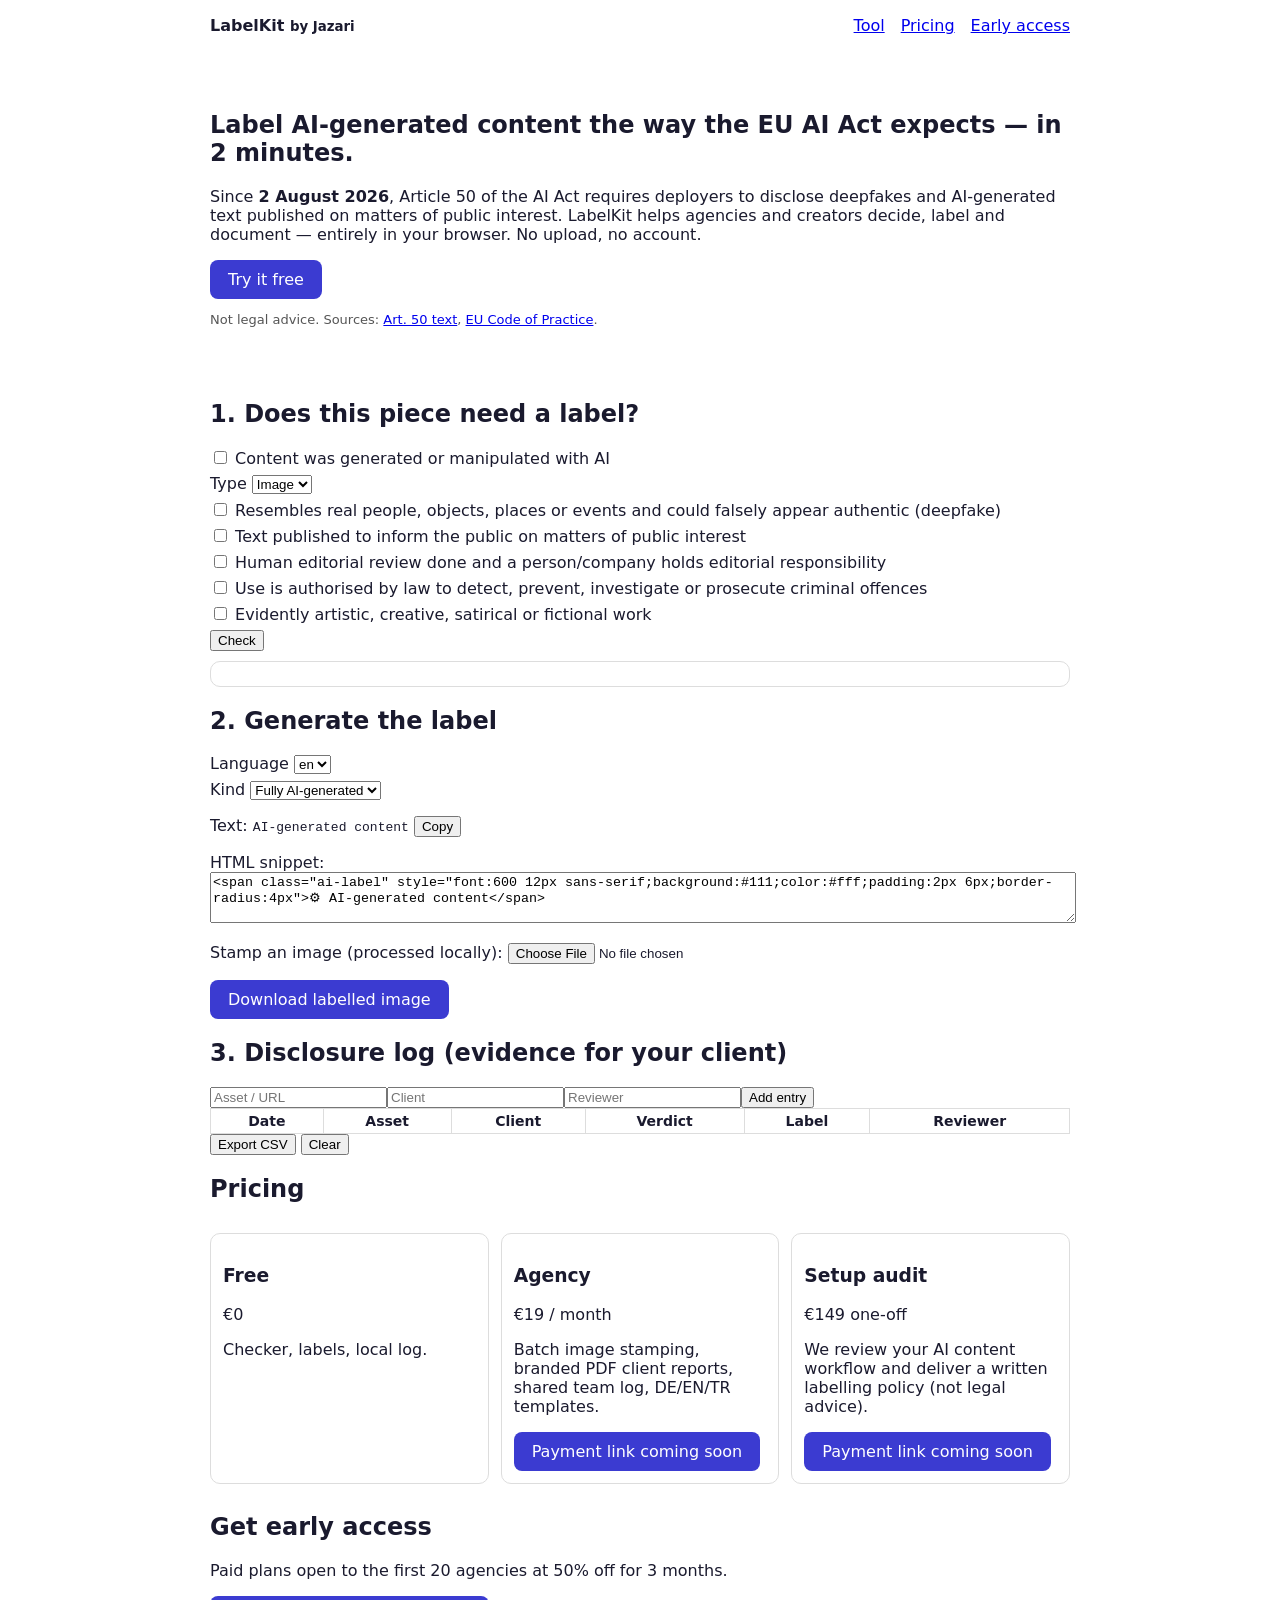
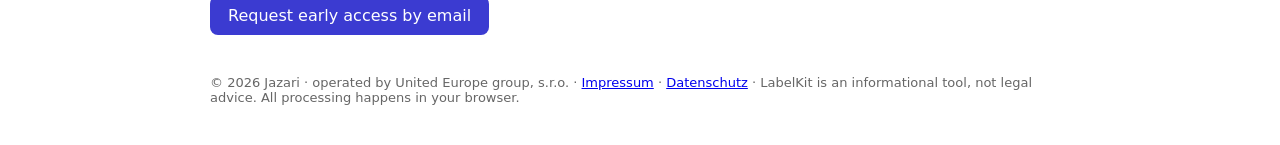
<file: index.html>
<!doctype html><html lang="en"><head><meta charset="utf-8"><meta name="viewport" content="width=device-width,initial-scale=1">
<title>LabelKit by Jazari – AI Act Art. 50 labelling for agencies</title><link rel="stylesheet" href="style.css"></head><body>
<header><b>LabelKit <small>by Jazari</small></b><nav><a href="#tool">Tool</a><a href="#pricing">Pricing</a><a href="#contact">Early access</a></nav></header>
<section class="hero"><h1>Label AI-generated content the way the EU AI Act expects — in 2 minutes.</h1>
<p>Since <b>2 August 2026</b>, Article 50 of the AI Act requires deployers to disclose deepfakes and AI-generated text published on matters of public interest. LabelKit helps agencies and creators decide, label and document — entirely in your browser. No upload, no account.</p>
<a class="btn" href="#tool">Try it free</a><p class="small">Not legal advice. Sources: <a href="https://artificialintelligenceact.eu/article/50/">Art. 50 text</a>, <a href="https://digital-strategy.ec.europa.eu/en/policies/code-practice-ai-generated-content">EU Code of Practice</a>.</p></section>
<section id="tool"><h2>1. Does this piece need a label?</h2>
<form id="q">
<label><input type="checkbox" name="ai"> Content was generated or manipulated with AI</label>
<label>Type <select name="type"><option value="image">Image</option><option value="video">Video</option><option value="audio">Audio</option><option value="text">Text</option></select></label>
<label><input type="checkbox" name="real"> Resembles real people, objects, places or events and could falsely appear authentic (deepfake)</label>
<label><input type="checkbox" name="public"> Text published to inform the public on matters of public interest</label>
<label><input type="checkbox" name="review"> Human editorial review done and a person/company holds editorial responsibility</label>
<label><input type="checkbox" name="law"> Use is authorised by law to detect, prevent, investigate or prosecute criminal offences</label>
<label><input type="checkbox" name="art"> Evidently artistic, creative, satirical or fictional work</label>
<button type="submit">Check</button></form><div id="verdict" class="card"></div>
<h2>2. Generate the label</h2>
<label>Language <select id="lang"><option>en</option><option>de</option><option>tr</option></select></label>
<label>Kind <select id="kind"><option value="full">Fully AI-generated</option><option value="mod">AI-modified</option></select></label>
<p>Text: <code id="ltext"></code> <button id="copy">Copy</button></p>
<p>HTML snippet: <textarea id="snip" rows="3" readonly></textarea></p>
<p>Stamp an image (processed locally): <input type="file" id="img" accept="image/*"></p>
<canvas id="cv" hidden></canvas><a id="dl" class="btn" hidden download="labelled.png">Download labelled image</a>
<h2>3. Disclosure log (evidence for your client)</h2>
<form id="logf"><input name="asset" placeholder="Asset / URL" required><input name="client" placeholder="Client"><input name="reviewer" placeholder="Reviewer"><button>Add entry</button></form>
<table id="log"><thead><tr><th>Date</th><th>Asset</th><th>Client</th><th>Verdict</th><th>Label</th><th>Reviewer</th></tr></thead><tbody></tbody></table>
<button id="csv">Export CSV</button> <button id="clr">Clear</button></section>
<section id="pricing"><h2>Pricing</h2><div class="grid">
<div class="card"><h3>Free</h3><p>€0</p><p>Checker, labels, local log.</p></div>
<div class="card"><h3>Agency</h3><p>€19 / month</p><p>Batch image stamping, branded PDF client reports, shared team log, DE/EN/TR templates.</p><a class="btn pay" data-plan="agency" href="#">Subscribe (Stripe)</a></div>
<div class="card"><h3>Setup audit</h3><p>€149 one-off</p><p>We review your AI content workflow and deliver a written labelling policy (not legal advice).</p><a class="btn pay" data-plan="audit" href="#">Book audit (Stripe)</a></div></div></section>
<section id="contact"><h2>Get early access</h2><p>Paid plans open to the first 20 agencies at 50% off for 3 months.</p>
<a class="btn" id="mail" href="#">Request early access by email</a></section>
<footer>© 2026 Jazari · operated by United Europe group, s.r.o. · <a href="impressum.html">Impressum</a> · <a href="datenschutz.html">Datenschutz</a> · LabelKit is an informational tool, not legal advice. All processing happens in your browser.</footer>
<script src="app.js"></script></body></html>
</file>
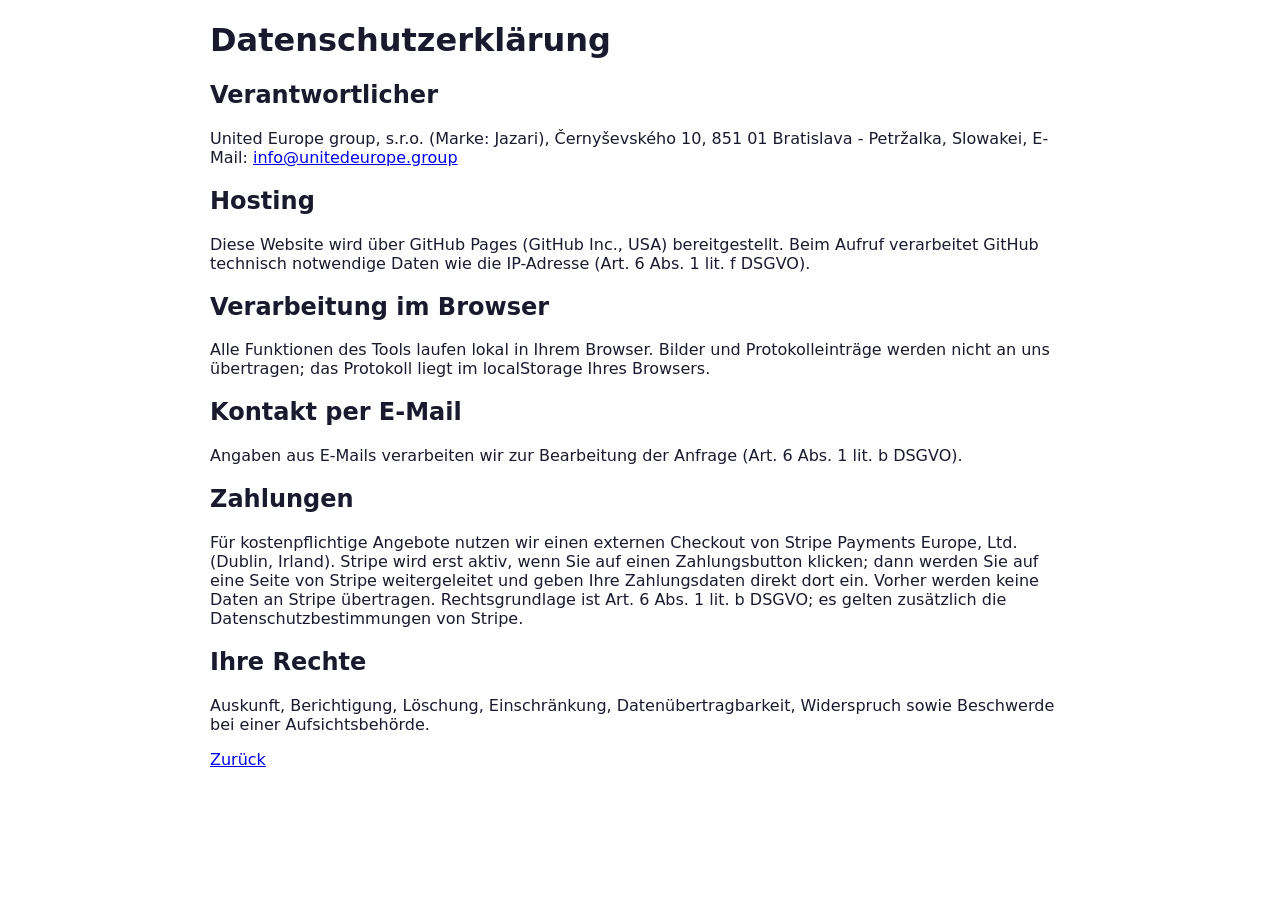
<file: datenschutz.html>
<!doctype html><html lang="de"><head><meta charset="utf-8"><title>Datenschutzerklärung</title><link rel="stylesheet" href="style.css"></head><body>
<h1>Datenschutzerklärung</h1><h2>Verantwortlicher</h2><p>United Europe group, s.r.o. (Marke: Jazari), Černyševského 10, 851 01 Bratislava - Petržalka, Slowakei, E-Mail: <a href="mailto:info@unitedeurope.group">info@unitedeurope.group</a></p>
<h2>Hosting</h2><p>Diese Website wird über GitHub Pages (GitHub Inc., USA) bereitgestellt. Beim Aufruf verarbeitet GitHub technisch notwendige Daten wie die IP-Adresse (Art. 6 Abs. 1 lit. f DSGVO).</p>
<h2>Verarbeitung im Browser</h2><p>Alle Funktionen des Tools laufen lokal in Ihrem Browser. Bilder und Protokolleinträge werden nicht an uns übertragen; das Protokoll liegt im localStorage Ihres Browsers.</p>
<h2>Kontakt per E-Mail</h2><p>Angaben aus E-Mails verarbeiten wir zur Bearbeitung der Anfrage (Art. 6 Abs. 1 lit. b DSGVO).</p>
<h2>Zahlungen</h2><p>Für kostenpflichtige Angebote nutzen wir einen externen Checkout von Stripe Payments Europe, Ltd. (Dublin, Irland). Stripe wird erst aktiv, wenn Sie auf einen Zahlungsbutton klicken; dann werden Sie auf eine Seite von Stripe weitergeleitet und geben Ihre Zahlungsdaten direkt dort ein. Vorher werden keine Daten an Stripe übertragen. Rechtsgrundlage ist Art. 6 Abs. 1 lit. b DSGVO; es gelten zusätzlich die Datenschutzbestimmungen von Stripe.</p>
<h2>Ihre Rechte</h2><p>Auskunft, Berichtigung, Löschung, Einschränkung, Datenübertragbarkeit, Widerspruch sowie Beschwerde bei einer Aufsichtsbehörde.</p>
<p><a href="index.html">Zurück</a></p></body></html>
</file>
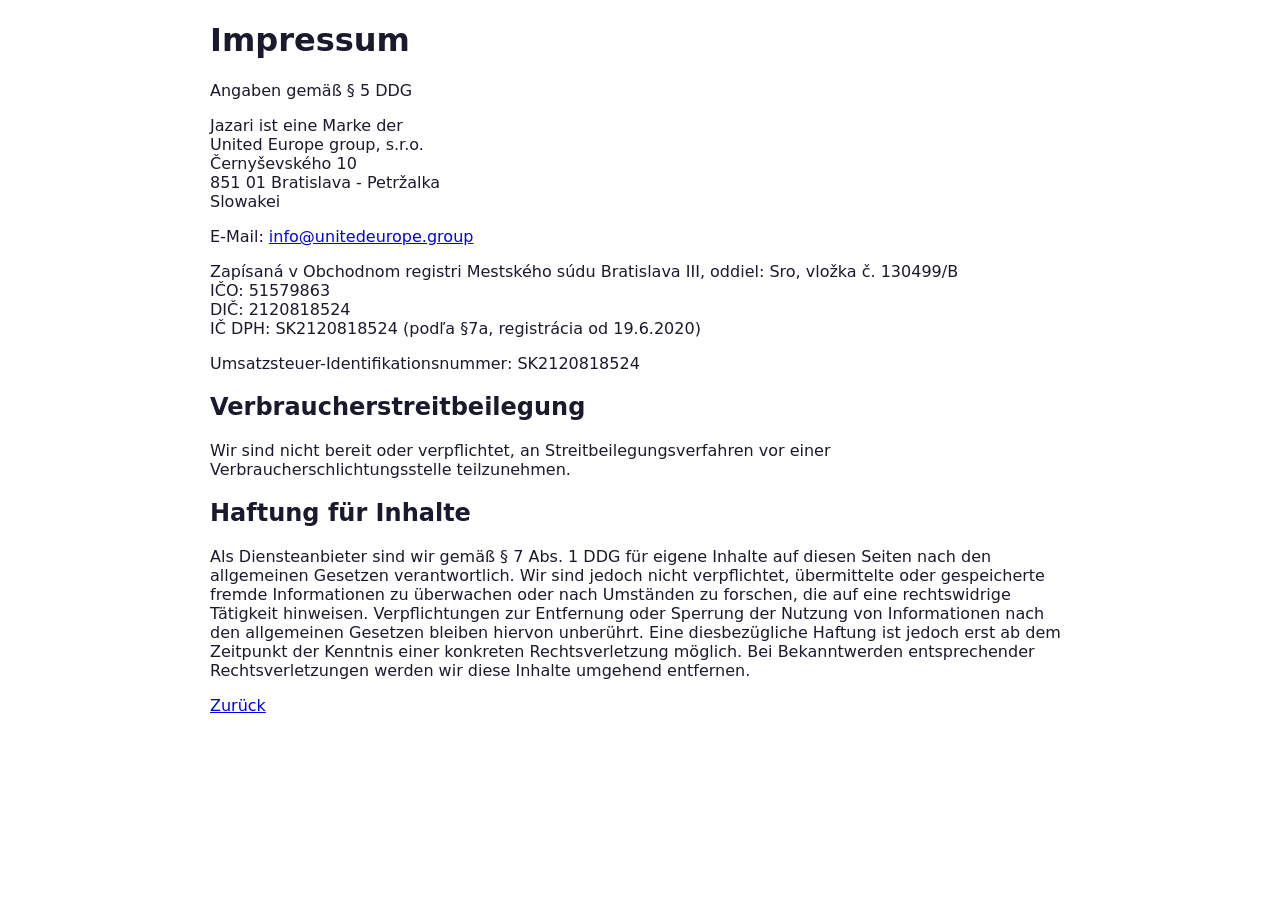
<file: impressum.html>
<!doctype html><html lang="de"><head><meta charset="utf-8"><title>Impressum – Jazari</title><link rel="stylesheet" href="style.css"></head><body>
<h1>Impressum</h1><p>Angaben gemäß § 5 DDG</p>
<p>Jazari ist eine Marke der<br>United Europe group, s.r.o.<br>Černyševského 10<br>851 01 Bratislava - Petržalka<br>Slowakei</p>
<p>E-Mail: <a href="mailto:info@unitedeurope.group">info@unitedeurope.group</a></p>
<p>Zapísaná v Obchodnom registri Mestského súdu Bratislava III, oddiel: Sro, vložka č. 130499/B<br>IČO: 51579863<br>DIČ: 2120818524<br>IČ DPH: SK2120818524 (podľa §7a, registrácia od 19.6.2020)</p>
<p>Umsatzsteuer-Identifikationsnummer: SK2120818524</p>
<h2>Verbraucherstreitbeilegung</h2><p>Wir sind nicht bereit oder verpflichtet, an Streitbeilegungsverfahren vor einer Verbraucherschlichtungsstelle teilzunehmen.</p>
<h2>Haftung für Inhalte</h2><p>Als Diensteanbieter sind wir gemäß § 7 Abs. 1 DDG für eigene Inhalte auf diesen Seiten nach den allgemeinen Gesetzen verantwortlich. Wir sind jedoch nicht verpflichtet, übermittelte oder gespeicherte fremde Informationen zu überwachen oder nach Umständen zu forschen, die auf eine rechtswidrige Tätigkeit hinweisen. Verpflichtungen zur Entfernung oder Sperrung der Nutzung von Informationen nach den allgemeinen Gesetzen bleiben hiervon unberührt. Eine diesbezügliche Haftung ist jedoch erst ab dem Zeitpunkt der Kenntnis einer konkreten Rechtsverletzung möglich. Bei Bekanntwerden entsprechender Rechtsverletzungen werden wir diese Inhalte umgehend entfernen.</p>
<p><a href="index.html">Zurück</a></p></body></html>
</file>
<file: style.css>
body{font-family:system-ui,sans-serif;max-width:860px;margin:auto;padding:0 16px;color:#1a1a2e}header{display:flex;justify-content:space-between;padding:16px 0}nav a{margin-left:16px}
.hero{padding:40px 0}.btn{display:inline-block;background:#3b3bd1;color:#fff;padding:10px 18px;border-radius:8px;text-decoration:none}
label{display:block;margin:6px 0}.card{border:1px solid #ddd;border-radius:10px;padding:12px;margin:10px 0}.grid{display:grid;grid-template-columns:repeat(auto-fit,minmax(220px,1fr));gap:12px}
table{width:100%;border-collapse:collapse}td,th{border:1px solid #ddd;padding:4px;font-size:14px}textarea{width:100%}.small{font-size:13px;color:#555}footer{margin:40px 0;font-size:13px;color:#666}
</file>
